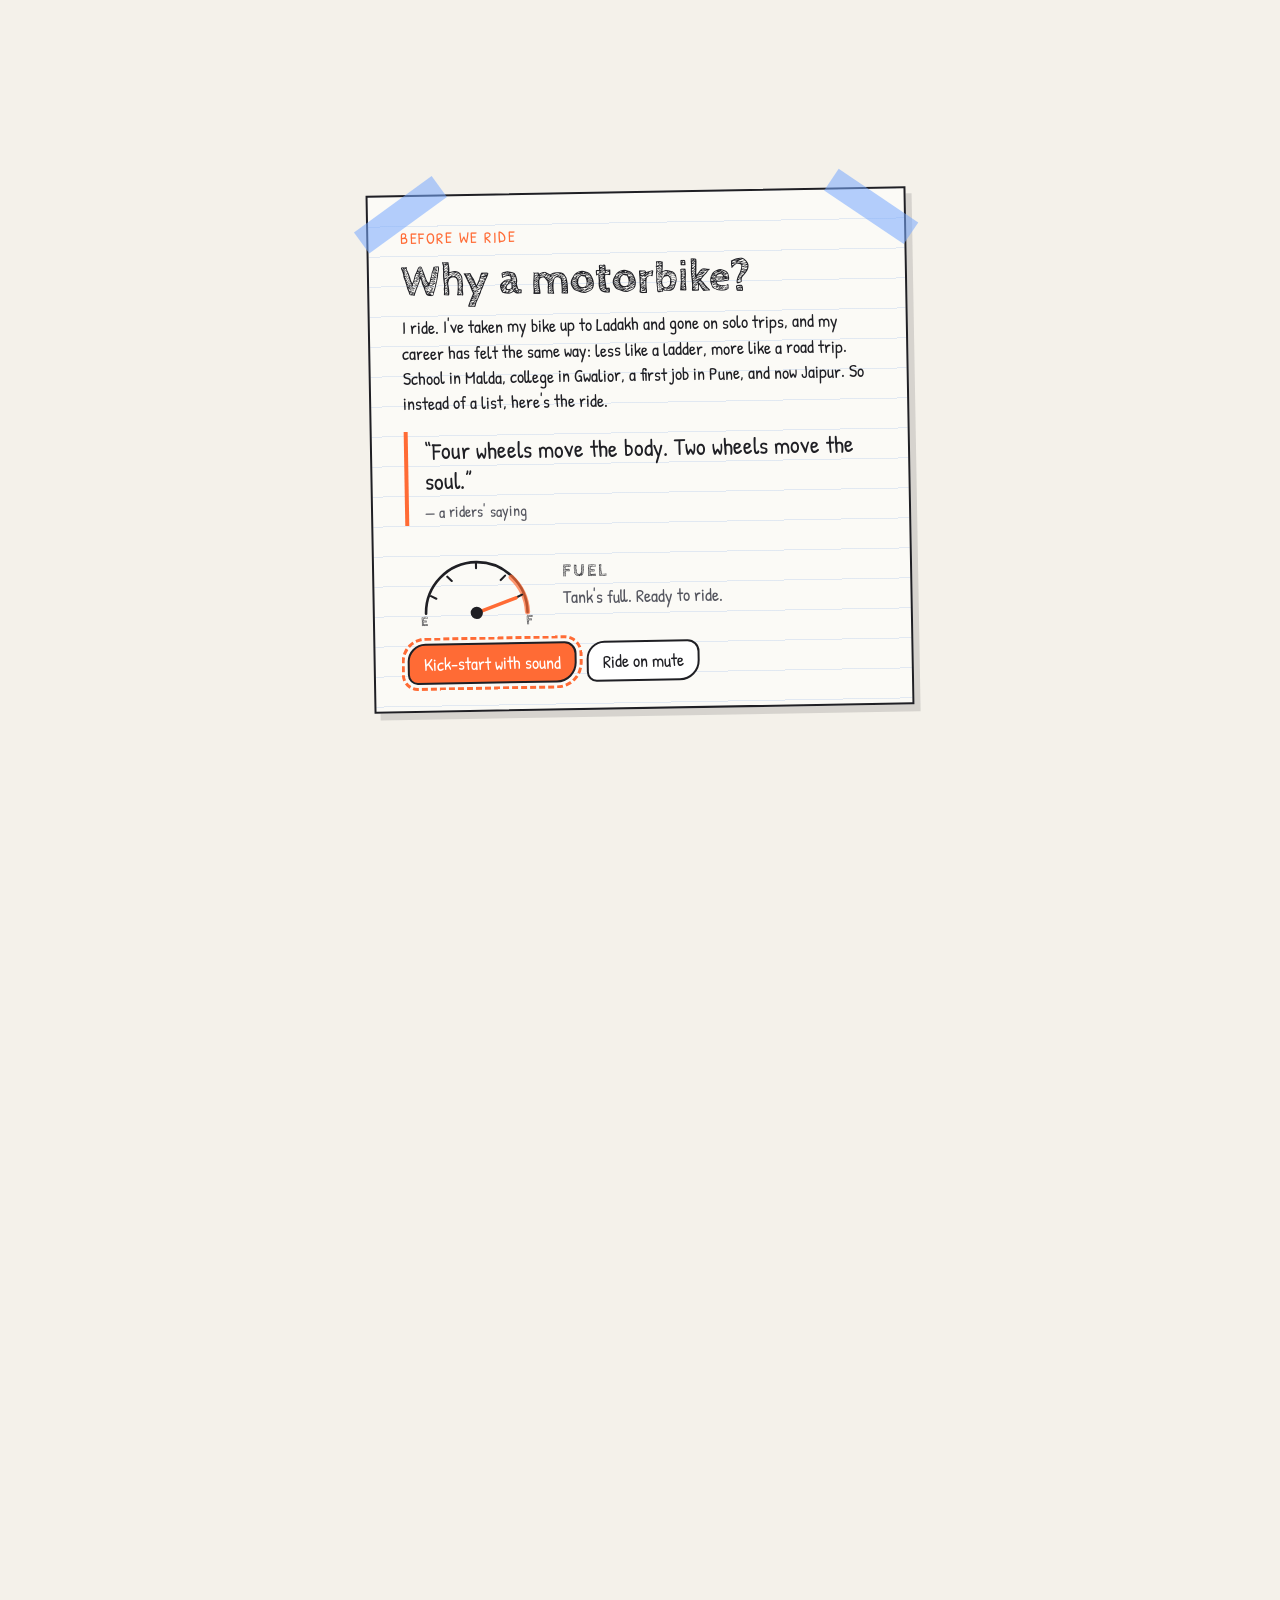
<file: index.html>
<!DOCTYPE html>
<html lang="en">
<head>
  <meta charset="utf-8">
  <meta name="viewport" content="width=device-width, initial-scale=1">
  <title>Tanmay Sarkar — The Ride</title>
  <meta name="description" content="Tanmay Sarkar — Backend & Infrastructure Engineer (SDE III). Kick-start the bike and ride through my journey: Python, Rust, Kubernetes, Kafka, AI security.">
  <meta property="og:title" content="Tanmay Sarkar — The Ride">
  <meta property="og:description" content="A hand-drawn motorbike ride through my journey as a backend & infrastructure engineer.">
  <meta property="og:url" content="https://tanmaysarkar.dev/">
  <meta name="theme-color" content="#f4f1ea">
  <link rel="icon" href="favicon.svg" type="image/svg+xml">
  <link rel="icon" href="favicon-32.png" sizes="32x32" type="image/png">
  <link rel="apple-touch-icon" href="apple-touch-icon.png">
  <link rel="preload" href="ride/fonts/cabin-sketch-latin-700-normal.woff2" as="font" type="font/woff2" crossorigin>
  <link rel="preload" href="ride/fonts/patrick-hand-latin-400-normal.woff2" as="font" type="font/woff2" crossorigin>
  <link rel="stylesheet" href="ride/style.css">
</head>
<body>
  <!-- Shared sketch defs -->
  <svg width="0" height="0" style="position:absolute" aria-hidden="true">
    <defs>
      <filter id="rough" x="-5%" y="-5%" width="110%" height="110%">
        <feTurbulence type="fractalNoise" baseFrequency="0.03" numOctaves="2" seed="4"/>
        <feDisplacementMap in="SourceGraphic" scale="3"/>
      </filter>
      <pattern id="hatch" width="7" height="7" patternUnits="userSpaceOnUse" patternTransform="rotate(45)">
        <line x1="0" y1="0" x2="0" y2="7" stroke="#1f1f24" stroke-width="1.1" opacity=".55"/>
      </pattern>
      <pattern id="hatch-light" width="10" height="10" patternUnits="userSpaceOnUse" patternTransform="rotate(-35)">
        <line x1="0" y1="0" x2="0" y2="10" stroke="#1f1f24" stroke-width="1" opacity=".28"/>
      </pattern>
      <pattern id="bricks" width="40" height="20" patternUnits="userSpaceOnUse">
        <path d="M0 0.5 H40 M0 10.5 H40 M20 0 V10 M0 10 V20 M40 10 V20" stroke="#1f1f24" stroke-width="1" opacity=".35" fill="none"/>
      </pattern>
    </defs>
  </svg>

  <!-- Intro: why a motorbike + loading -->
  <div class="intro" id="intro" role="dialog" aria-modal="true" aria-labelledby="intro-title">
    <div class="intro-card">
      <p class="intro-eyebrow">before we ride</p>
      <h2 id="intro-title">Why a motorbike?</h2>
      <p>I ride. I've taken my bike up to Ladakh and gone on solo trips, and my career has felt the same way: less like a ladder, more like a road trip. School in Malda, college in Gwalior, a first job in Pune, and now Jaipur. So instead of a list, here's the ride.</p>
      <blockquote>“Four wheels move the body. Two wheels move the soul.”<cite>a riders' saying</cite></blockquote>
      <div class="fuel">
        <svg viewBox="0 0 160 96" aria-hidden="true">
          <path d="M22 80 A58 58 0 0 1 138 80" fill="none" stroke="#1f1f24" stroke-width="3" stroke-linecap="round"/>
          <path d="M120 40 A58 58 0 0 1 138 80" fill="none" stroke="#ff6b35" stroke-width="6" stroke-linecap="round" opacity=".7"/>
          <path d="M28 60 l6 3 M47 38 l5 5 M80 22 v7 M113 38 l-5 5 M132 60 l-6 3" stroke="#1f1f24" stroke-width="2.4" stroke-linecap="round"/>
          <text x="16" y="94" font-family="Cabin Sketch, cursive" font-weight="700" font-size="16" fill="#1f1f24">E</text>
          <text x="136" y="94" font-family="Cabin Sketch, cursive" font-weight="700" font-size="16" fill="#1f1f24">F</text>
          <g id="fuel-needle" transform="rotate(-70 80 80)"><line x1="80" y1="80" x2="80" y2="32" stroke="#ff6b35" stroke-width="4" stroke-linecap="round"/></g>
          <circle cx="80" cy="80" r="7" fill="#1f1f24"/>
        </svg>
        <div><b>FUEL</b><p id="intro-status" aria-live="polite">Checking tyre pressure…</p></div>
      </div>
      <div class="intro-actions" id="intro-actions">
        <button class="btn primary" id="kick-btn" type="button">Kick-start with sound</button>
        <button class="btn" id="mute-btn" type="button">Ride on mute</button>
      </div>
    </div>
  </div>

  <!-- HUD -->
  <header class="hud">
    <a class="brand plate" href="#" data-jump="0" aria-label="Tanmay Sarkar, back to the garage"><span class="ind" aria-hidden="true"><i></i>IND</span><b>TANMAY S</b></a>
    <nav class="route" aria-label="Journey checkpoints">
      <div class="route-track"></div><div class="route-fill"></div>
      <div class="route-bike" aria-hidden="true"><svg viewBox="0 0 28 18" width="28" height="18"><circle cx="6" cy="13" r="4.5" fill="#fbfaf6" stroke="#1f1f24" stroke-width="2"/><circle cx="22" cy="13" r="4.5" fill="#fbfaf6" stroke="#1f1f24" stroke-width="2"/><path d="M6 13 L12 7 H18 L22 13 M17 4 L19 7" fill="none" stroke="#1f1f24" stroke-width="2" stroke-linecap="round" stroke-linejoin="round"/><path d="M11 7 Q14 3 18 6 Z" fill="#ff6b35" stroke="#1f1f24" stroke-width="1.5"/></svg></div>
    </nav>
    <div class="hud-buttons">
      <button class="sq" id="sound-btn" aria-label="Toggle engine sound" title="Engine sound">
        <svg viewBox="0 0 24 24" fill="none" stroke="currentColor" stroke-width="2" stroke-linecap="round" stroke-linejoin="round"><path d="M11 5 6 9H3v6h3l5 4z"/><path class="wave" d="M16 9a4 4 0 0 1 0 6M19 6a8 8 0 0 1 0 12" opacity=".25"/><path class="mute" d="M16 9l5 6M21 9l-5 6"/></svg>
      </button>
      <button class="sq" id="trophy-btn" aria-label="Achievements" title="Achievements">
        <svg viewBox="0 0 24 24" fill="none" stroke="currentColor" stroke-width="2" stroke-linecap="round" stroke-linejoin="round"><path d="M8 4h8v5a4 4 0 0 1-8 0zM8 6H5a3 3 0 0 0 3 4M16 6h3a3 3 0 0 1-3 4M12 13v4M8 20h8M9 17h6"/></svg>
        <span class="badge" id="trophy-count">0</span>
      </button>
      <a class="sq" href="https://drive.google.com/file/d/14dqrIXRZGKt130du6jdtV04jnx1jadw_/view?usp=sharing" target="_blank" rel="noopener">Resume</a>
    </div>
  </header>

  <aside class="panel" id="trophy-panel" aria-label="Achievements">
    <h3>Achievements</h3>
    <ul id="trophy-list"></ul>
  </aside>

  <div class="speedo" aria-hidden="true"><svg viewBox="0 0 128 120"><!-- drawn by buildSpeedo() --></svg></div>

  <div class="stage">
    <div class="sky" id="sky"><div class="sky-wash" id="sky-wash"></div></div>
    <div class="sun" id="sun"></div>
    <div class="layer" id="clouds" data-f="0.08"></div>
    <div class="flock" aria-hidden="true">
      <svg viewBox="0 0 120 50"><path d="M0 20 q7 -8 14 0 q7 -8 14 0"/><path d="M34 6 q6 -7 12 0 q6 -7 12 0"/><path d="M40 34 q6 -7 12 0 q6 -7 12 0"/><path d="M70 18 q5 -6 10 0 q5 -6 10 0"/></svg>
    </div>
    <div class="flock f2" aria-hidden="true">
      <svg viewBox="0 0 120 50"><path d="M0 20 q7 -8 14 0 q7 -8 14 0"/><path d="M30 34 q6 -7 12 0 q6 -7 12 0"/><path d="M52 10 q5 -6 10 0 q5 -6 10 0"/></svg>
    </div>
    <div class="layer" id="far" data-f="0.15"></div>
    <div class="layer" id="mid" data-f="0.5"></div>
    <div class="layer" id="near" data-f="0.75"></div>
    <div class="layer ground" id="ground" data-f="1">
      <div class="road"><div class="road-line"></div><div class="road-edge"></div></div>
    </div>
    <div class="night"></div>
    <div class="stars" id="stars"></div>
    <div class="moon" id="moon"></div>
    <div class="layer" id="glow" data-f="1"></div>
    <div class="paper-grain"></div>

    <div class="doodles" id="doodles" aria-hidden="true">
      <span style="left:14%;top:18%">✳</span>
      <span style="left:22%;top:40%;animation-delay:-1s">○</span>
      <span style="left:80%;top:22%;animation-delay:-2s">✈</span>
      <span style="left:72%;top:46%;animation-delay:-.5s">☕</span>
      <span style="left:88%;top:36%;animation-delay:-3s">✳</span>
      <span style="left:9%;top:52%;animation-delay:-1.5s">{ }</span>
    </div>

    <section class="hero" id="hero">
      <p class="eyebrow">hey, I'm</p>
      <h1>Tanmay<span>.</span></h1>
      <p class="role">&lt; <b>backend</b> &amp; <b>infra</b> engineer /&gt;</p>
    </section>

    <div id="traffic" aria-hidden="true"></div>
    <div class="beam" id="beam"></div>
    <div class="speedlines" id="speedlines"><i style="top:10px;width:70px"></i><i style="top:34px;width:110px;animation-delay:-.12s"></i><i style="top:58px;width:60px;animation-delay:-.22s"></i><i style="top:80px;width:90px;animation-delay:-.05s"></i></div>
    <div id="puffs"></div>

    <div class="rider" id="rider" role="button" tabindex="0" aria-label="Honk the horn">
      <svg viewBox="0 0 240 170" aria-hidden="true">
        <g id="bike">
          <!-- far-side peashooter -->
          <path class="ink" d="M100 128 L34 114 Q26 113 26 118 Q28 122 34 122 L100 134 Z" fill="#9aa0a8"/>
          <!-- wire-spoked wheels -->
          <g transform="translate(58 132)">
            <circle r="33" class="tyre"/>
            <g id="wheel-r"><circle r="33" class="tread"/><circle r="27.5" fill="none" stroke="#9aa0a8" stroke-width="2.2"/><g class="spokes"></g></g>
            <circle r="6" fill="#c9ccd1" stroke="#1f1f24" stroke-width="2"/>
          </g>
          <g transform="translate(194 132)">
            <circle r="33" class="tyre"/>
            <g id="wheel-f"><circle r="33" class="tread"/><circle r="27.5" fill="none" stroke="#9aa0a8" stroke-width="2.2"/><g class="spokes"></g></g>
            <circle r="11" fill="none" stroke="#9aa0a8" stroke-width="3"/>
            <circle r="6" fill="#c9ccd1" stroke="#1f1f24" stroke-width="2"/>
          </g>
          <!-- rear: fender, twin shocks, swingarm -->
          <path d="M24 114 Q30 94 62 96" fill="none" stroke="#1f1f24" stroke-width="6" stroke-linecap="round"/>
          <path d="M24 114 Q30 94 62 96" fill="none" stroke="#e6e8eb" stroke-width="3" stroke-linecap="round"/>
          <path d="M66 126 L78 86" stroke="#1f1f24" stroke-width="5" stroke-linecap="round"/>
          <path d="M67 120 l8 -3 l-6 -4 l8 -3 l-6 -4 l8 -3 l-6 -4 l8 -3" fill="none" stroke="#e6e8eb" stroke-width="1.8"/>
          <path class="ink" d="M58 132 L112 126" fill="none" stroke-width="5"/>
          <!-- frame -->
          <path class="ink" d="M112 126 L148 74 M100 106 L94 74 M94 74 L160 60" fill="none" stroke-width="4"/>
          <!-- parallel-twin engine -->
          <rect class="ink" x="100" y="106" width="52" height="28" rx="8" fill="#d6d9dd"/>
          <path class="ink" d="M112 106 L116 82 H148 L146 106 Z" fill="#c9ccd1"/>
          <path d="M117 87 H147 M116 91 H147 M115 95 H147 M114 99 H146 M113 103 H146" stroke="#1f1f24" stroke-width="1.3"/>
          <rect class="ink" x="114" y="77" width="36" height="6" rx="2" fill="#9aa0a8"/>
          <circle class="ink" cx="122" cy="121" r="9" fill="#eef0f2"/><circle cx="122" cy="121" r="3" fill="#9aa0a8"/>
          <!-- near-side header + peashooter -->
          <path d="M146 98 Q162 112 152 130 Q144 140 112 140 H98" fill="none" stroke="#1f1f24" stroke-width="6.5" stroke-linecap="round"/>
          <path d="M146 98 Q162 112 152 130 Q144 140 112 140 H98" fill="none" stroke="#eef0f2" stroke-width="3.5" stroke-linecap="round"/>
          <path class="ink" d="M102 136 L28 124 Q20 123 20 129 Q22 134 28 134 L102 144 Z" fill="#eef0f2"/>
          <path d="M96 139 L32 128" stroke="#fff" stroke-width="1.6" stroke-linecap="round"/>
          <!-- side panel, cafe seat, rear cowl -->
          <path class="ink" d="M74 86 L96 86 L98 102 L80 102 Z" fill="#1f1f24"/>
          <path class="ink" d="M64 80 Q70 72 100 74 L100 84 L66 86 Z" fill="#3b2a20"/>
          <path d="M74 77 v8 M82 75 v9 M90 75 v9" stroke="#8a6a43" stroke-width="1.2"/>
          <path class="ink" d="M40 78 Q42 64 62 70 Q66 74 66 86 L44 88 Q38 86 40 78 Z" fill="#c8102e"/>
          <path d="M44 74 Q52 68 60 72" stroke="#fbfaf6" stroke-width="2" fill="none" stroke-linecap="round"/>
          <circle class="ink" cx="40" cy="86" r="3.2" fill="#e63946" stroke-width="1.4"/>
          <!-- long cafe tank -->
          <path class="ink" d="M98 74 Q102 56 132 54 L160 56 Q172 60 168 74 Q150 84 104 84 Z" fill="#c8102e"/>
          <path d="M108 72 Q119 65 130 72 Q119 79 108 72 Z" fill="#8f0b20" opacity=".65"/>
          <path d="M106 62 Q134 52 164 60" stroke="#fbfaf6" stroke-width="2.6" fill="none" stroke-linecap="round"/>
          <circle class="ink" cx="144" cy="67" r="5" fill="#e6c35c" stroke-width="1.6"/>
          <circle class="ink" cx="134" cy="55" r="3" fill="#eef0f2" stroke-width="1.4"/>
          <!-- forks, fender, headlamp, clocks, clip-ons -->
          <path d="M164 60 L190 132 M172 58 L198 128" stroke="#1f1f24" stroke-width="6.5" stroke-linecap="round"/>
          <path d="M164 60 L190 132 M172 58 L198 128" stroke="#e6e8eb" stroke-width="3.5" stroke-linecap="round"/>
          <path d="M178 108 Q196 94 214 106" fill="none" stroke="#1f1f24" stroke-width="6" stroke-linecap="round"/>
          <path d="M178 108 Q196 94 214 106" fill="none" stroke="#e6e8eb" stroke-width="3" stroke-linecap="round"/>
          <circle class="ink" cx="182" cy="64" r="12" fill="#e6e8eb"/>
          <circle cx="183" cy="64" r="8" fill="#fff6d8" stroke="#1f1f24" stroke-width="1.4"/>
          <circle cx="185" cy="62" r="3" fill="#ffd166"/>
          <circle class="ink" cx="167" cy="47" r="4.6" fill="#fbfaf6" stroke-width="1.8"/>
          <circle class="ink" cx="176" cy="49" r="4.6" fill="#fbfaf6" stroke-width="1.8"/>
          <path class="ink" d="M158 60 L172 63" fill="none" stroke-width="4"/>
          <!-- rider: cafe-racer crouch, open-face helmet + goggles -->
          <path class="scarf" d="M138 36 C120 32 106 40 88 32 C98 42 114 42 126 44 Z" fill="#ff6b35" stroke="#1f1f24" stroke-width="1.8" stroke-linejoin="round"/>
          <path class="ink" d="M96 70 L132 92 L116 118" fill="none" stroke-width="12" stroke="#1f1f24"/>
          <path class="ink" d="M96 70 L132 92 L116 118" fill="none" stroke-width="7" stroke="#3a4a6b"/>
          <path class="ink" d="M108 118 L128 120 L126 127 L106 125 Z" fill="#6b4226"/>
          <path class="ink" d="M86 74 L100 52 L140 32 L154 46 L114 78 Z" fill="#5a3a24"/>
          <path d="M104 60 L144 38" stroke="#8a5a3a" stroke-width="2" stroke-linecap="round"/>
          <path class="ink" d="M88 56 L98 38 L116 46 L106 64 Z" fill="#c8a46a"/>
          <text x="112" y="60" font-family="Patrick Hand" font-size="12" fill="#fbfaf6" transform="rotate(-30 112 60)">&lt;/&gt;</text>
          <path class="ink" d="M142 38 L156 56 L168 62" fill="none" stroke-width="7" stroke="#5a3a24"/>
          <path class="ink" d="M158 30 Q168 32 168 40 L158 40 Z" fill="#e0a982" stroke-width="1.6"/>
          <circle class="ink" cx="154" cy="22" r="14" fill="#fbfaf6"/>
          <path d="M141 18 Q152 6 166 14" stroke="#c8102e" stroke-width="4" fill="none" stroke-linecap="round"/>
          <path d="M142 26 L168 22" stroke="#1f1f24" stroke-width="3"/>
          <ellipse class="ink" cx="165" cy="24" rx="5.5" ry="4.5" fill="#ffb627" stroke-width="1.8"/>
        </g>
      </svg>
    </div>

    <div class="haze" id="haze" aria-hidden="true"></div>
    <canvas class="weather" id="weather" aria-hidden="true"></canvas>
    <div class="layer" id="front" data-f="1.25" aria-hidden="true"></div>

    <!-- Checkpoint notes -->
    <div class="cards">
      <article class="card" data-cp="school">
        <p class="when">2019 – 2020 · Malda, West Bengal</p>
        <h2>Kendriya Vidyalaya Malda</h2>
        <p class="sub">Higher Secondary · PCM + Computer Science</p>
        <p>First gear. Physics, Chemistry, Maths, and Computer Science, the subject that set the direction for everything after.</p>
        <div class="chips"><span>CBSE</span><span>PCM + CS</span></div>
      </article>

      <article class="card" data-cp="college">
        <p class="when">2020 – 2024 · Gwalior</p>
        <h2>Rustamji Institute of Technology</h2>
        <p class="sub">B.Tech, Electronics &amp; Communication Engineering</p>
        <p>Studied electronics in class and wrote backend code after hours. I started my first industry role before graduating.</p>
        <div class="stats"><div><b>8.1</b><span>GPA / 10</span></div><div><b>4 yrs</b><span>of circuits &amp; code</span></div></div>
      </article>

      <article class="card" data-cp="solytics">
        <p class="when">Mar 2023 – Jun 2024 · Pune</p>
        <h2>Solytics Partners</h2>
        <p class="sub">Backend Developer (Consultant)</p>
        <div class="stats">
          <div><b>65%</b><span>faster APIs<br>1.4s → 0.5s</span></div>
          <div><b>10+</b><span>international<br>financial orgs</span></div>
        </div>
        <ul>
          <li>Production REST APIs (DRF + FastAPI) for an AML SaaS platform.</li>
          <li>Async processing with Celery and Redis pub/sub, plus query profiling.</li>
          <li>OAuth Toolkit, JWT and API-key auth to meet compliance requirements.</li>
          <li>AWS (EC2, S3, EKS), Elasticsearch indexing, Airflow ETL.</li>
        </ul>
        <div class="chips"><span>Django</span><span>FastAPI</span><span>Celery</span><span>AWS</span><span>Elasticsearch</span><span>Airflow</span></div>
      </article>

      <article class="card" data-cp="izoologic">
        <p class="when">Jul 2024 – Present · Jaipur</p>
        <h2>IzooLogic</h2>
        <p class="sub">Software Development Engineer III</p>
        <div class="stats">
          <div><b>&lt;5 min</b><span>deploys via<br>CI/CD → K8s</span></div>
          <div><b>92%</b><span>vuln detection<br>RAG + LLM</span></div>
          <div><b>10k+/s</b><span>Kafka events</span></div>
        </div>
        <ul>
          <li>AI code-security platform with custom RAG pipelines and threat-level risk reports.</li>
          <li>Leak-monitoring agents that scan 1M+ public messages a day.</li>
          <li>Playwright + Scrapy crawlers across 500+ surface and onion domains.</li>
          <li>Screenshot API serving 1,000+ req/min on Kubernetes.</li>
          <li>Lead a team of 5: architecture, sprints, reviews. 95%+ on-time releases.</li>
        </ul>
        <div class="chips"><span>Kubernetes</span><span>Kafka</span><span>LLMs / RAG</span><span>Azure DevOps</span><span>Playwright</span></div>
      </article>

      <article class="card wide" data-cp="garage">
        <p class="when">Pit stop · Refuel</p>
        <h2>What's in the toolbox</h2>
        <div class="skillset"><h3>Languages</h3><div class="chips"><span>Python</span><span>Rust</span><span>C++</span><span>SQL</span></div></div>
        <div class="skillset"><h3>Backend</h3><div class="chips"><span>Django</span><span>DRF</span><span>FastAPI</span><span>Flask</span><span>Celery</span><span>Kafka</span><span>RabbitMQ</span></div></div>
        <div class="skillset"><h3>Cloud &amp; DevOps</h3><div class="chips"><span>AWS <small>EC2 · S3 · EKS · SQS</small></span><span>GCP <small>GKE · Cloud Run · Pub/Sub</small></span><span>Docker</span><span>Kubernetes</span><span>CI/CD</span><span>Azure DevOps</span><span>Nginx</span><span>Linux</span></div></div>
        <div class="skillset"><h3>Data &amp; AI</h3><div class="chips"><span>PostgreSQL</span><span>MySQL</span><span>Elasticsearch</span><span>Redis</span><span>LLMs</span><span>RAG</span><span>LangChain</span><span>Hugging Face</span><span>Airflow</span></div></div>
        <div class="skillset"><h3>Scraping, testing &amp; tooling</h3><div class="chips"><span>Selenium</span><span>Scrapy</span><span>Playwright</span><span>Pytest</span><span>Grafana</span><span>Git</span></div></div>
        <div class="skillset"><h3>Also built with</h3><div class="chips"><span>Axum</span><span>SQLx</span><span>React</span></div></div>
      </article>

      <article class="card" data-cp="ladakh">
        <p class="when">Off the clock · Ladakh</p>
        <h2>Solo on two wheels</h2>
        <p class="sub">Ladakh and solo trips on my bike</p>
        <p>When I'm not shipping code, I'm usually on the bike. I've ridden it all the way to Ladakh and gone on solo trips where the only plan is the road ahead.</p>
        <p>Those rides shaped how I work: plan the route, pack light, and keep going when the road gets rough.</p>
        <div class="chips"><span>Ladakh</span><span>Solo rides</span><span>Mountain roads</span></div>
      </article>

      <article class="card mini" data-cp="projects">
        <p class="when">Side quest · Projects</p>
        <h2>The washing line</h2>
        <p>Projects I built along the way are pegged up above the road. Click a poster to open its code.</p>
      </article>

      <article class="card" data-cp="finish">
        <p class="when">Chai stop · 2026 and still riding</p>
        <h2>Let's grab a chai ☕</h2>
        <p>I'm open to backend, platform, and AI-infrastructure roles. If you're building something hard, I'd like to hear about it.</p>
        <div class="cta">
          <a class="btn primary" href="mailto:tanmaysarkar959@gmail.com">tanmaysarkar959@gmail.com</a>
          <a class="btn" href="https://www.linkedin.com/in/tanmay-sarkar-716bb4156/" target="_blank" rel="noopener">LinkedIn</a>
          <a class="btn" href="https://github.com/Tanmaysarkar2002" target="_blank" rel="noopener">GitHub</a>
          <a class="btn" href="https://drive.google.com/file/d/14dqrIXRZGKt130du6jdtV04jnx1jadw_/view?usp=sharing" target="_blank" rel="noopener">Resume</a>
        </div>
        <button class="again" data-jump="0">↺ ride again</button>
      </article>
    </div>
  </div>

  <div class="toast" id="toast" role="status" aria-live="polite">
    <div class="box" id="toast-box"></div>
    <div><h4 id="toast-title">RIDER</h4><p id="toast-text"></p></div>
  </div>

  <div class="scroll-space" id="scroll-space"></div>

  <noscript><style>.intro{display:none}.stage{position:static;height:auto}.cards{position:static}.cards .card{position:relative;inset:auto;opacity:1;transform:none;margin:24px auto;max-height:none}.rider,.speedo,.toast{display:none}</style></noscript>
  <script src="ride/ride.js"></script>
</body>
</html>
</file>
<file: ride/style.css>
@font-face { font-family: "Cabin Sketch"; font-weight: 400; font-display: swap; src: url("fonts/cabin-sketch-latin-400-normal.woff2") format("woff2"); }
@font-face { font-family: "Cabin Sketch"; font-weight: 700; font-display: swap; src: url("fonts/cabin-sketch-latin-700-normal.woff2") format("woff2"); }
@font-face { font-family: "Patrick Hand"; font-weight: 400; font-display: swap; src: url("fonts/patrick-hand-latin-400-normal.woff2") format("woff2"); }

:root {
  --ink: #1f1f24;
  --ink-soft: #55565f;
  --paper: #f4f1ea;
  --paper-2: #fbfaf6;
  --accent: #ff6b35;
  --tape: rgba(120, 170, 255, .55);
  --road-h: 100px;
  --hand: "Patrick Hand", "Comic Sans MS", cursive;
  --sketch: "Cabin Sketch", "Patrick Hand", cursive;
}

* { box-sizing: border-box; }
html, body { margin: 0; }
body {
  font-family: var(--hand);
  font-size: 18px;
  color: var(--ink);
  background: var(--paper);
  overflow-x: hidden;
}
a { color: inherit; }
button { font: inherit; color: inherit; }

/* ---------- Stage ---------- */
.stage { position: fixed; inset: 0; height: 100vh; height: 100svh; overflow: hidden; }
.scroll-space { height: 1000vh; }
.paper-grain {
  position: absolute; inset: 0; pointer-events: none; z-index: 1; opacity: .5; mix-blend-mode: multiply;
  background-image: url("data:image/svg+xml;utf8,<svg xmlns='http://www.w3.org/2000/svg' width='240' height='240'><filter id='n'><feTurbulence type='fractalNoise' baseFrequency='.9' numOctaves='2' stitchTiles='stitch'/><feColorMatrix values='0 0 0 0 .3  0 0 0 0 .28  0 0 0 0 .25  0 0 0 .22 0'/></filter><rect width='100%' height='100%' filter='url(%23n)'/></svg>");
}

.sky { position: absolute; inset: 0; background: var(--paper); }
.sky-wash { position: absolute; inset: 0; opacity: .55; }
.sun, .moon { position: absolute; left: 0; top: 0; will-change: transform; }
.sun svg, .moon svg { display: block; overflow: visible; }
.sun svg { animation: spin 40s linear infinite; }
@keyframes spin { to { transform: rotate(360deg); } }

.layer { position: absolute; left: 0; bottom: 0; will-change: transform; }
.layer svg { display: block; overflow: visible; }
#clouds { top: 0; bottom: auto; }
#far, #mid, #near { bottom: calc(var(--road-h) + 14px); }

.ground { height: 100%; }
.road { position: absolute; left: 0; right: 0; bottom: 0; height: var(--road-h); background: var(--paper-2); border-top: 2.5px solid var(--ink); }
.road::before { content: ""; position: absolute; left: 0; right: 0; top: 8px; border-top: 1.5px solid var(--ink-soft); opacity: .6; }
.road-line { position: absolute; left: 0; right: 0; top: 52%; height: 4px; background: repeating-linear-gradient(90deg, var(--ink) 0 38px, transparent 38px 92px); opacity: .8; }
.road-edge { position: absolute; left: 0; right: 0; bottom: 6px; height: 10px; background: repeating-linear-gradient(115deg, transparent 0 9px, rgba(31,31,36,.35) 9px 10.5px); }
.landmark { position: absolute; bottom: calc(var(--road-h) - 2px); }
.landmark > svg { display: block; overflow: visible; }

/* Night */
.night { position: absolute; inset: 0; background: #10132f; opacity: 0; mix-blend-mode: multiply; pointer-events: none; }
.stars { position: absolute; inset: 0 0 35% 0; opacity: 0; pointer-events: none; }
.stars span { position: absolute; color: #fdf6d8; font: 700 14px var(--hand); animation: twinkle 3s ease-in-out infinite; }
@keyframes twinkle { 50% { opacity: .3; transform: scale(.8) rotate(20deg); } }
.moon { opacity: 0; }
#glow { opacity: 0; pointer-events: none; }
#glow .lamp { position: absolute; bottom: calc(var(--road-h) + 136px); width: 160px; height: 160px; margin-left: -80px; border-radius: 50%; background: radial-gradient(circle, rgba(255, 214, 120, .85) 0 8%, rgba(255, 200, 90, .25) 30%, transparent 68%); }
#glow .warm { position: absolute; border-radius: 50%; background: radial-gradient(circle, rgba(255, 196, 92, .55), transparent 70%); }
#glow .bulb { position: absolute; width: 9px; height: 9px; border-radius: 50%; background: #ffe08a; box-shadow: 0 0 10px 4px rgba(255, 210, 100, .7); animation: twinkle 2.4s ease-in-out infinite; }

/* ---------- Rider ---------- */
.rider { position: absolute; left: 0; bottom: calc(var(--road-h) - 62px); width: 240px; z-index: 4; will-change: transform; cursor: pointer; }
.rider svg { width: 100%; overflow: visible; display: block; }
.rider .ink { stroke: var(--ink); stroke-width: 2.6; stroke-linecap: round; stroke-linejoin: round; }
.rider .tyre { fill: none; stroke: var(--ink); stroke-width: 7; }
.rider .tread { fill: none; stroke: var(--paper-2); stroke-width: 2; stroke-dasharray: 3 7; }
.rider .scarf { transform-origin: 136px 36px; animation: flap .28s ease-in-out infinite alternate; animation-play-state: paused; }
.rider.moving .scarf { animation-play-state: running; }
@keyframes flap { from { transform: skewY(-6deg) scaleX(.94); } to { transform: skewY(5deg) scaleX(1.06); } }
.beam {
  position: absolute; left: 0; bottom: 0; width: 520px; height: 180px; z-index: 3; pointer-events: none;
  background: radial-gradient(ellipse at 0% 50%, rgba(255, 236, 170, .75), rgba(255, 236, 170, .18) 45%, transparent 70%);
  clip-path: polygon(0 44%, 100% 0, 100% 100%, 0 56%);
  opacity: 0; will-change: transform; mix-blend-mode: screen;
}
.speedlines { position: absolute; left: 0; bottom: calc(var(--road-h) + 30px); width: 160px; height: 90px; z-index: 3; pointer-events: none; opacity: 0; will-change: transform, opacity; }
.speedlines i { position: absolute; height: 2px; background: var(--ink); border-radius: 2px; animation: dash .35s linear infinite; }
@keyframes dash { from { transform: translateX(40px); opacity: 0; } 40% { opacity: 1; } to { transform: translateX(-60px); opacity: 0; } }
.puff { position: absolute; left: 0; top: 0; width: 18px; height: 18px; border: 2px solid var(--ink-soft); border-radius: 50%; background: rgba(251, 250, 246, .7); z-index: 3; pointer-events: none; will-change: transform, opacity; }

.thought {
  position: absolute; left: 46%; bottom: calc(100% + 18px); width: 270px; padding: 12px 16px; z-index: 5;
  background: var(--paper-2); border: 2px solid var(--ink); border-radius: 26px 30px 24px 32px;
  opacity: 0; transform: translateY(10px) scale(.92); transform-origin: bottom left; transition: opacity .35s, transform .35s; pointer-events: none;
}
.thought.show { opacity: 1; transform: none; }
.thought::before, .thought::after { content: ""; position: absolute; background: var(--paper-2); border: 2px solid var(--ink); border-radius: 50%; }
.thought::before { width: 16px; height: 16px; left: 18px; bottom: -22px; }
.thought::after { width: 9px; height: 9px; left: 8px; bottom: -36px; }
.thought p { margin: 0; font-size: 17px; line-height: 1.25; }
.thought small { display: block; margin-top: 4px; color: var(--accent); font-size: 14px; }

/* ---------- HUD ---------- */
.hud { position: fixed; z-index: 20; top: 0; left: 0; right: 0; display: flex; align-items: flex-start; gap: 18px; padding: 12px 20px; pointer-events: none; }
.hud > * { pointer-events: auto; }
/* Brand: an Indian number plate */
.plate { display: inline-flex; align-items: stretch; margin-top: 4px; background: #fff; border: 2.5px solid var(--ink); border-radius: 7px; overflow: hidden; text-decoration: none; box-shadow: 2px 3px 0 rgba(31,31,36,.18); transform: rotate(-2deg); transition: transform .2s; }
.plate:hover, .plate:focus-visible { transform: rotate(0) scale(1.04); }
.plate .ind { display: flex; flex-direction: column; align-items: center; justify-content: center; gap: 2px; padding: 3px 6px; background: #2a4fb5; color: #fff; font: 700 10px/1 var(--hand); letter-spacing: .5px; }
.plate .ind i { width: 10px; height: 10px; border: 1.6px solid #fff; border-radius: 50%; }
.plate b { font: 700 21px/1 var(--sketch); letter-spacing: 2.5px; padding: 7px 11px 5px; color: var(--ink); }
.route { position: relative; flex: 1; height: 30px; max-width: 620px; margin: 10px auto 0; }
.route-track { position: absolute; left: 0; right: 0; top: 11px; border-top: 2px dashed var(--ink); opacity: .55; }
.route-fill { position: absolute; left: 0; top: 10px; height: 4px; width: 0; background: var(--accent); border-radius: 4px; }
.route-bike { position: absolute; top: -10px; left: 0; margin-left: -14px; z-index: 1; pointer-events: none; }
.route-bike svg { display: block; }
.route button { position: absolute; top: 4px; width: 16px; height: 16px; margin-left: -8px; border-radius: 50%; border: 2px solid var(--ink); background: var(--paper-2); cursor: pointer; padding: 0; }
.route button.done { background: var(--ink); }
.route button span { position: absolute; top: 18px; left: 50%; transform: translateX(-50%); white-space: nowrap; font-size: 14px; opacity: 0; pointer-events: none; transition: opacity .2s; }
.route button:hover span, .route button:focus-visible span, .route button.current span { opacity: 1; }
.hud-buttons { display: flex; gap: 8px; margin-left: auto; }
.sq {
  position: relative; display: grid; place-items: center; min-width: 50px; height: 50px; padding: 0 12px;
  background: var(--paper-2); border: 2px solid var(--ink); cursor: pointer; text-decoration: none; font-size: 17px;
  clip-path: polygon(0 4%, 8% 0, 20% 3%, 34% 0, 50% 2%, 66% 0, 80% 3%, 92% 0, 100% 4%, 100% 100%, 0 100%);
  border-top: 0;
}
.sq:hover { background: #fff; transform: translateY(1px); }
.sq svg { width: 24px; height: 24px; }
.sq .badge { position: absolute; right: 3px; bottom: 2px; font-size: 12px; color: var(--accent); }

/* Speedometer */
.speedo { position: fixed; z-index: 20; right: 18px; bottom: 14px; width: 128px; pointer-events: none; }
.speedo svg { width: 100%; display: block; overflow: visible; }
.speedo .needle { transition: transform .12s linear; transform-origin: 64px 64px; }

/* ---------- Hero ---------- */
.hero { position: absolute; left: 0; right: 0; top: 11vh; text-align: center; padding: 0 16px; z-index: 5; pointer-events: none; will-change: opacity, transform; }
.hero .eyebrow { font-size: 22px; margin: 0; color: var(--ink-soft); }
.hero h1 { font: 700 clamp(56px, 11vw, 140px)/0.9 var(--sketch); margin: 4px 0 0; letter-spacing: 2px; }
.hero h1 span { color: var(--accent); }
.hero .role { font-size: clamp(20px, 2.6vw, 30px); margin: 10px 0 2px; letter-spacing: 3px; color: var(--ink-soft); }
.hero .role b { color: var(--ink); font-weight: 400; }
.doodles { position: absolute; inset: 0; z-index: 5; pointer-events: none; will-change: opacity; }
.doodles span { position: absolute; font-size: 26px; color: var(--ink-soft); animation: bob 4s ease-in-out infinite; }
@keyframes bob { 50% { transform: translateY(-10px) rotate(8deg); } }

/* ---------- Toast ---------- */
.toast {
  position: fixed; z-index: 30; left: 50%; bottom: 18px; transform: translate(-50%, 140%);
  display: flex; gap: 14px; align-items: center; min-width: 300px; max-width: calc(100vw - 32px);
  padding: 14px 26px; background: var(--paper-2);
  filter: drop-shadow(0 3px 4px rgba(0,0,0,.18));
  clip-path: polygon(0 8%, 3% 0, 6% 6%, 10% 1%, 15% 5%, 22% 0, 30% 4%, 38% 0, 46% 5%, 55% 1%, 63% 5%, 72% 0, 80% 4%, 88% 1%, 94% 6%, 97% 0, 100% 8%, 98% 50%, 100% 92%, 96% 100%, 90% 95%, 82% 100%, 74% 96%, 66% 100%, 56% 95%, 46% 100%, 36% 96%, 26% 100%, 16% 95%, 8% 100%, 3% 95%, 0 92%, 2% 50%);
  transition: transform .45s cubic-bezier(.2,.9,.3,1.2);
}
.toast.show { transform: translate(-50%, 0); }
.toast .box { width: 30px; height: 30px; border: 2.5px solid var(--ink); border-radius: 4px; flex: none; display: grid; place-items: center; font-size: 22px; color: var(--accent); }
.toast h4 { margin: 0; font: 700 21px var(--sketch); letter-spacing: 1px; }
.toast p { margin: 0; color: var(--ink-soft); font-size: 17px; }
.toast button { background: none; border: 0; padding: 0 2px; cursor: pointer; border-bottom: 2px dashed var(--ink); color: var(--ink); }

/* ---------- Panels ---------- */
.panel {
  position: fixed; z-index: 25; top: 74px; right: 20px; width: min(360px, calc(100vw - 32px)); max-height: calc(100svh - 110px); overflow: auto;
  background: var(--paper-2); border: 2px solid var(--ink); padding: 16px 20px; box-shadow: 5px 5px 0 rgba(31,31,36,.18);
  transform: translateY(-10px) rotate(-1deg); opacity: 0; pointer-events: none; transition: .25s;
}
.panel.open { opacity: 1; transform: none; pointer-events: auto; }
.panel h3 { font: 700 24px var(--sketch); margin: 0 0 8px; }
.panel ul { list-style: none; margin: 0; padding: 0; }
.panel li { display: flex; gap: 10px; padding: 6px 0; border-bottom: 1.5px dashed rgba(31,31,36,.25); align-items: flex-start; }
.panel li .box { width: 22px; height: 22px; border: 2px solid var(--ink); border-radius: 3px; flex: none; display: grid; place-items: center; color: var(--accent); font-size: 18px; margin-top: 2px; }
.panel li b { display: block; font: 700 17px var(--sketch); letter-spacing: .5px; }
.panel li small { color: var(--ink-soft); font-size: 15px; }
.panel li.locked { opacity: .55; }

/* ---------- Cards (taped notes) ---------- */
.cards { position: absolute; inset: 0; pointer-events: none; z-index: 6; }
.card {
  position: absolute; top: 86px; right: 5vw; width: min(450px, calc(100vw - 32px));
  max-height: calc(100svh - var(--road-h) - 250px); overflow: auto;
  background: var(--paper-2) repeating-linear-gradient(transparent 0 29px, rgba(90, 140, 220, .16) 29px 30px);
  border: 2px solid var(--ink); padding: 22px 24px 18px;
  box-shadow: 6px 7px 0 rgba(31, 31, 36, .14);
  opacity: 0; transform: translateY(26px) rotate(2.5deg); transition: opacity .35s, transform .5s cubic-bezier(.2,.9,.3,1.25);
  pointer-events: none;
}
.card.active { opacity: 1; transform: rotate(-.8deg); pointer-events: auto; }
.card::before, .card::after { content: ""; position: absolute; width: 90px; height: 26px; background: var(--tape); top: -2px; }
.card::before { left: -18px; transform: rotate(-35deg) translateY(8px); }
.card::after { right: -18px; transform: rotate(35deg) translateY(8px); }
.card .when { font-size: 16px; color: var(--accent); margin: 0 0 2px; letter-spacing: 1px; text-transform: uppercase; }
.card h2 { margin: 0; font: 700 32px/1.05 var(--sketch); }
.card .sub { margin: 4px 0 10px; color: var(--ink-soft); font-size: 19px; }
.card p { line-height: 1.35; margin: 0 0 8px; }
.card ul { margin: 8px 0; padding-left: 20px; line-height: 1.3; font-size: 17.5px; }
.card li { margin-bottom: 4px; }
.chips { display: flex; flex-wrap: wrap; gap: 6px; margin-top: 8px; }
.chips span { font-size: 15px; padding: 1px 10px; border: 1.8px solid var(--ink); border-radius: 14px 10px 16px 9px; background: #fff; }
.chips span small { margin-left: 4px; font-size: 13px; color: var(--ink-soft); }
.stats { display: flex; gap: 10px; margin: 6px 0; flex-wrap: wrap; }
.stats div { flex: 1; min-width: 96px; border: 2px dashed var(--ink); border-radius: 6px; padding: 6px 10px; background: rgba(255,255,255,.7); }
.stats b { display: block; font: 700 30px/1.1 var(--sketch); color: var(--accent); }
.stats span { font-size: 15px; line-height: 1.15; color: var(--ink-soft); display: block; }
.skillset { margin-bottom: 8px; }
.skillset h3 { font-size: 16px; text-transform: uppercase; margin: 0; color: var(--ink-soft); letter-spacing: 1px; font-weight: 400; }
.skillset .chips { gap: 5px; margin-top: 3px; }
.skillset .chips span { font-size: 14px; padding: 0 8px; }
.card.wide { width: min(600px, calc(100vw - 32px)); }
.card.more { -webkit-mask-image: linear-gradient(#000 82%, transparent); mask-image: linear-gradient(#000 82%, transparent); }
.card.mini { width: min(380px, calc(100vw - 32px)); left: auto; right: 5vw; top: 86px; }
.cta { display: flex; flex-wrap: wrap; gap: 8px; margin: 12px 0 6px; }
.btn { text-decoration: none; padding: 6px 14px; border: 2px solid var(--ink); border-radius: 18px 12px 20px 10px; background: #fff; font-size: 18px; }
.btn.primary { background: var(--accent); color: #fff; }
.btn:hover { transform: rotate(-2deg) scale(1.03); }
.again { background: none; border: 0; cursor: pointer; padding: 6px 0; text-decoration: underline wavy; font-size: 17px; }

/* In-world HTML (clothesline posters, chalkboard) */
.poster {
  position: absolute; width: 190px; padding: 10px 12px 12px; background: var(--paper-2); border: 2px solid var(--ink);
  text-decoration: none; transform-origin: 50% -14px; transform: rotate(calc(var(--swing, 0) * 1deg));
  box-shadow: 3px 4px 0 rgba(31,31,36,.12); cursor: pointer;
}
.poster::before { content: ""; position: absolute; left: 50%; top: -18px; width: 12px; height: 26px; margin-left: -6px; background: #c8a46a; border: 2px solid var(--ink); border-radius: 3px; }
.poster h3 { margin: 0 0 4px; font: 700 22px/1 var(--sketch); text-align: center; border-bottom: 2px solid var(--ink); padding-bottom: 6px; }
.poster p { margin: 6px 0; font-size: 15px; line-height: 1.2; }
.poster .chips span { font-size: 13px; padding: 0 7px; }
.poster:hover { box-shadow: 4px 5px 0 var(--accent); }
.poster .go { display: block; text-align: right; font-size: 14px; color: var(--accent); }
.chalk { position: absolute; padding: 12px 16px; background: #2f3a33; border: 8px solid #8a6a43; color: #f1f1e6; font: 18px/1.3 var(--hand); width: 210px; }
.chalk h4 { margin: 0 0 6px; font: 700 22px var(--sketch); text-align: center; color: #ffe08a; }
.chalk div { display: flex; justify-content: space-between; border-bottom: 1px dashed rgba(241,241,230,.35); }

.steam { animation: steam 2.2s ease-in-out infinite; }
.steam.s2 { animation-delay: -1.1s; }
@keyframes steam { 0% { opacity: 0; transform: translateY(6px); } 50% { opacity: .7; } 100% { opacity: 0; transform: translateY(-10px); } }

/* Intro */
.intro { position: fixed; inset: 0; z-index: 60; display: grid; place-items: center; padding: 16px; background: var(--paper); transition: opacity .6s ease, transform .6s ease; overflow: auto; }
.intro.gone { opacity: 0; transform: translateY(-24px); pointer-events: none; }
.intro-card { position: relative; width: 100%; max-width: 540px; padding: 30px 32px 26px; border: 2px solid var(--ink); background: var(--paper-2) repeating-linear-gradient(transparent 0 29px, rgba(90, 140, 220, .16) 29px 30px); box-shadow: 6px 7px 0 rgba(31, 31, 36, .14); transform: rotate(-1deg); }
.intro-card::before, .intro-card::after { content: ""; position: absolute; top: -2px; width: 96px; height: 26px; background: var(--tape); }
.intro-card::before { left: -20px; transform: rotate(-35deg) translateY(8px); }
.intro-card::after { right: -20px; transform: rotate(35deg) translateY(8px); }
.intro-eyebrow { margin: 0; color: var(--accent); letter-spacing: 1.5px; text-transform: uppercase; font-size: 16px; }
.intro h2 { margin: 2px 0 10px; font: 700 44px/1 var(--sketch); text-wrap: balance; }
.intro p { line-height: 1.4; margin: 0 0 12px; }
.intro blockquote { margin: 16px 0; padding: 4px 0 4px 16px; border-left: 4px solid var(--accent); font-size: 24px; line-height: 1.25; }
.intro cite { display: block; margin-top: 6px; font-size: 16px; font-style: normal; color: var(--ink-soft); }
.intro cite::before { content: "— "; }
.fuel { display: flex; align-items: center; gap: 16px; margin: 18px 0 16px; }
.fuel svg { width: 140px; flex: none; overflow: visible; }
.fuel b { font: 700 18px var(--sketch); letter-spacing: 2px; }
.fuel p { margin: 2px 0 0; color: var(--ink-soft); min-height: 1.4em; }
.intro-actions { display: flex; flex-wrap: wrap; gap: 10px; opacity: .3; pointer-events: none; transition: opacity .4s; }
.intro-actions.ready { opacity: 1; pointer-events: auto; }
.intro-actions .btn { cursor: pointer; font-family: var(--hand); }
.intro-actions .btn:focus-visible, .sq:focus-visible, .poster:focus-visible, .btn:focus-visible { outline: 3px dashed var(--accent); outline-offset: 3px; }

/* Living scenery */
.blades { transform-box: view-box; animation: spin 5s linear infinite; }
.kite { transform-box: view-box; animation: kite 3.4s ease-in-out infinite alternate; }
@keyframes kite { from { transform: rotate(-4deg); } to { transform: rotate(5deg); } }
.balloon { animation: balloon 7s ease-in-out infinite; }
@keyframes balloon { 50% { transform: translateY(-18px); } }
.plane { animation: plane 6s ease-in infinite; opacity: 0; }
@keyframes plane { 0% { transform: translate(0, 0) rotate(0); opacity: 0; } 10% { opacity: 1; } 80% { opacity: 1; } 100% { transform: translate(260px, -120px) rotate(-8deg); opacity: 0; } }
.led { animation: led 1.4s steps(2, jump-none) infinite; }
@keyframes led { 50% { opacity: .25; } }
.wave { animation: wave 1.8s ease-out infinite; opacity: 0; }
@keyframes wave { 30% { opacity: 1; } 100% { opacity: 0; } }
.cap { transform-box: fill-box; transform-origin: center; animation: toss 3.2s ease-in-out infinite; }
@keyframes toss { 0%, 100% { transform: translateY(0) rotate(0); } 50% { transform: translateY(-70px) rotate(200deg); } }
.rg { transition: opacity .9s; }
.rg.off { opacity: 0; }
.flag { transform-box: fill-box; transform-origin: top center; animation: flutter 1.1s ease-in-out infinite alternate; }
@keyframes flutter { from { transform: skewX(-8deg) scaleY(.94); } to { transform: skewX(9deg) scaleY(1.04); } }
.fire { transform-box: fill-box; transform-origin: bottom center; animation: fire .35s ease-in-out infinite alternate; }
@keyframes fire { from { transform: scale(.92, .9) skewX(-4deg); } to { transform: scale(1.06, 1.08) skewX(4deg); } }
.bob { animation: bob-boat 2.6s ease-in-out infinite; }
@keyframes bob-boat { 50% { transform: translateY(2px) rotate(1deg); } }
.tail { transform-box: view-box; animation: swish 1.6s ease-in-out infinite alternate; }
@keyframes swish { from { transform: rotate(-14deg); } to { transform: rotate(16deg); } }
.zzz text { animation: zzz 2.4s ease-in-out infinite; }
.zzz text:nth-child(2) { animation-delay: .4s; } .zzz text:nth-child(3) { animation-delay: .8s; }
@keyframes zzz { 0%, 100% { opacity: .2; } 50% { opacity: 1; } }
.landmark .bubble { position: absolute; right: -36px; top: -34px; font: 20px var(--sketch); background: var(--paper-2); border: 2px solid var(--ink); border-radius: 14px 14px 14px 2px; padding: 0 10px; opacity: 0; transform: scale(.6); transition: .25s; }
.landmark .bubble.show { opacity: 1; transform: rotate(-6deg); }
.flock { position: absolute; left: 0; top: 14%; width: 120px; animation: fly 30s linear infinite; pointer-events: none; }
.flock.f2 { top: 26%; width: 90px; animation-duration: 38s; animation-delay: -17s; }
.flock svg { display: block; width: 100%; overflow: visible; }
.flock path { fill: none; stroke: var(--ink); stroke-width: 2.2; stroke-linecap: round; transform-box: fill-box; transform-origin: center; animation: flapw .5s ease-in-out infinite alternate; }
.flock path:nth-child(2n) { animation-delay: -.25s; }
@keyframes flapw { to { transform: scaleY(-.5); } }
@keyframes fly { from { transform: translateX(110vw); } to { transform: translateX(-30vw) translateY(-40px); } }
.vehicle { position: absolute; left: 0; bottom: calc(var(--road-h) - 22px); z-index: 3; transform-origin: bottom left; will-change: transform; pointer-events: none; }
.vehicle svg { display: block; overflow: visible; }
.vehicle .w { animation: spin .5s linear infinite reverse; }
.vehicle .bubble { position: absolute; left: 10px; top: -34px; font: 18px var(--sketch); background: var(--paper-2); border: 2px solid var(--ink); border-radius: 14px 14px 14px 2px; padding: 0 10px; white-space: nowrap; opacity: 0; transform: scale(.6); transition: .25s; }
.vehicle .bubble.show { opacity: 1; transform: rotate(-5deg); }
.wave-hand { transform-box: view-box; transform-origin: 88px 28px; animation: wavehand .5s ease-in-out infinite alternate; }
@keyframes wavehand { from { transform: rotate(-12deg); } to { transform: rotate(14deg); } }
#front { bottom: -4px; z-index: 5; pointer-events: none; }
.haze { position: absolute; inset: 0; z-index: 3; pointer-events: none; transition: background .4s; }
.weather { position: absolute; inset: 0; width: 100%; height: 100%; z-index: 4; pointer-events: none; }
.moon { cursor: pointer; }

/* ---------- Responsive ---------- */
@media (max-width: 760px) {
  :root { --road-h: 76px; }
  .hud { padding: 8px 12px; gap: 8px; }
  .plate b { font-size: 16px; letter-spacing: 1.5px; padding: 6px 8px 4px; }
  .plate .ind { padding: 2px 4px; font-size: 8px; }
  .route button span { display: none; }
  .route { position: absolute; left: 16px; right: 16px; top: 58px; margin: 0; max-width: none; height: 22px; }
  .route button { width: 12px; height: 12px; margin-left: -6px; top: 6px; }
  .sq { min-width: 42px; height: 42px; padding: 0 8px; font-size: 15px; }
  .card { top: 94px; left: 12px; right: 12px; width: auto; max-height: calc(100svh - var(--road-h) - 210px); padding: 18px 16px 14px; }
  .card.mini { left: 12px; right: 12px; width: auto; top: 94px; bottom: auto; }
  .card.wide { width: auto; }
  .skillset .chips span { font-size: 13px; }
  .skillset h3 { font-size: 14px; }
  .card h2 { font-size: 27px; }
  .stats b { font-size: 23px; }
  .stats div { min-width: 80px; padding: 5px 8px; }
  .card ul { font-size: 16.5px; }
  .landmark { transform: scale(.6); transform-origin: bottom left; }
  .rider { width: 160px; bottom: calc(var(--road-h) - 42px); }
  .thought { width: min(230px, calc(100vw - 120px)); left: 40%; }
  .speedo { display: none; }
  .hero { top: 16vh; }
  .toast { min-width: 0; left: auto; right: 8px; bottom: 10px; max-width: calc(100vw - 168px); padding: 8px 14px; gap: 10px; transform: translateY(150%); }
  .toast.show { transform: none; }
  .toast h4 { font-size: 16px; }
  .toast p { font-size: 14px; line-height: 1.2; }
  .toast .box { width: 22px; height: 22px; font-size: 16px; }
  .intro-card { padding: 24px 20px 20px; }
  .intro h2 { font-size: 34px; }
  .intro blockquote { font-size: 20px; }
  .fuel svg { width: 110px; }
}

@media (prefers-reduced-motion: reduce) {
  .card { transition: opacity .2s; }
  .stars span, .doodles span, .sun svg, .speedlines i, #glow .bulb, .blades, .kite, .bob, .balloon, .flag, .fire, .plane, .led, .wave, .cap, .tail, .flock, .flock path, .vehicle .w, .wave-hand { animation: none; }
  .rider .scarf { animation: none; }
}
</file>
